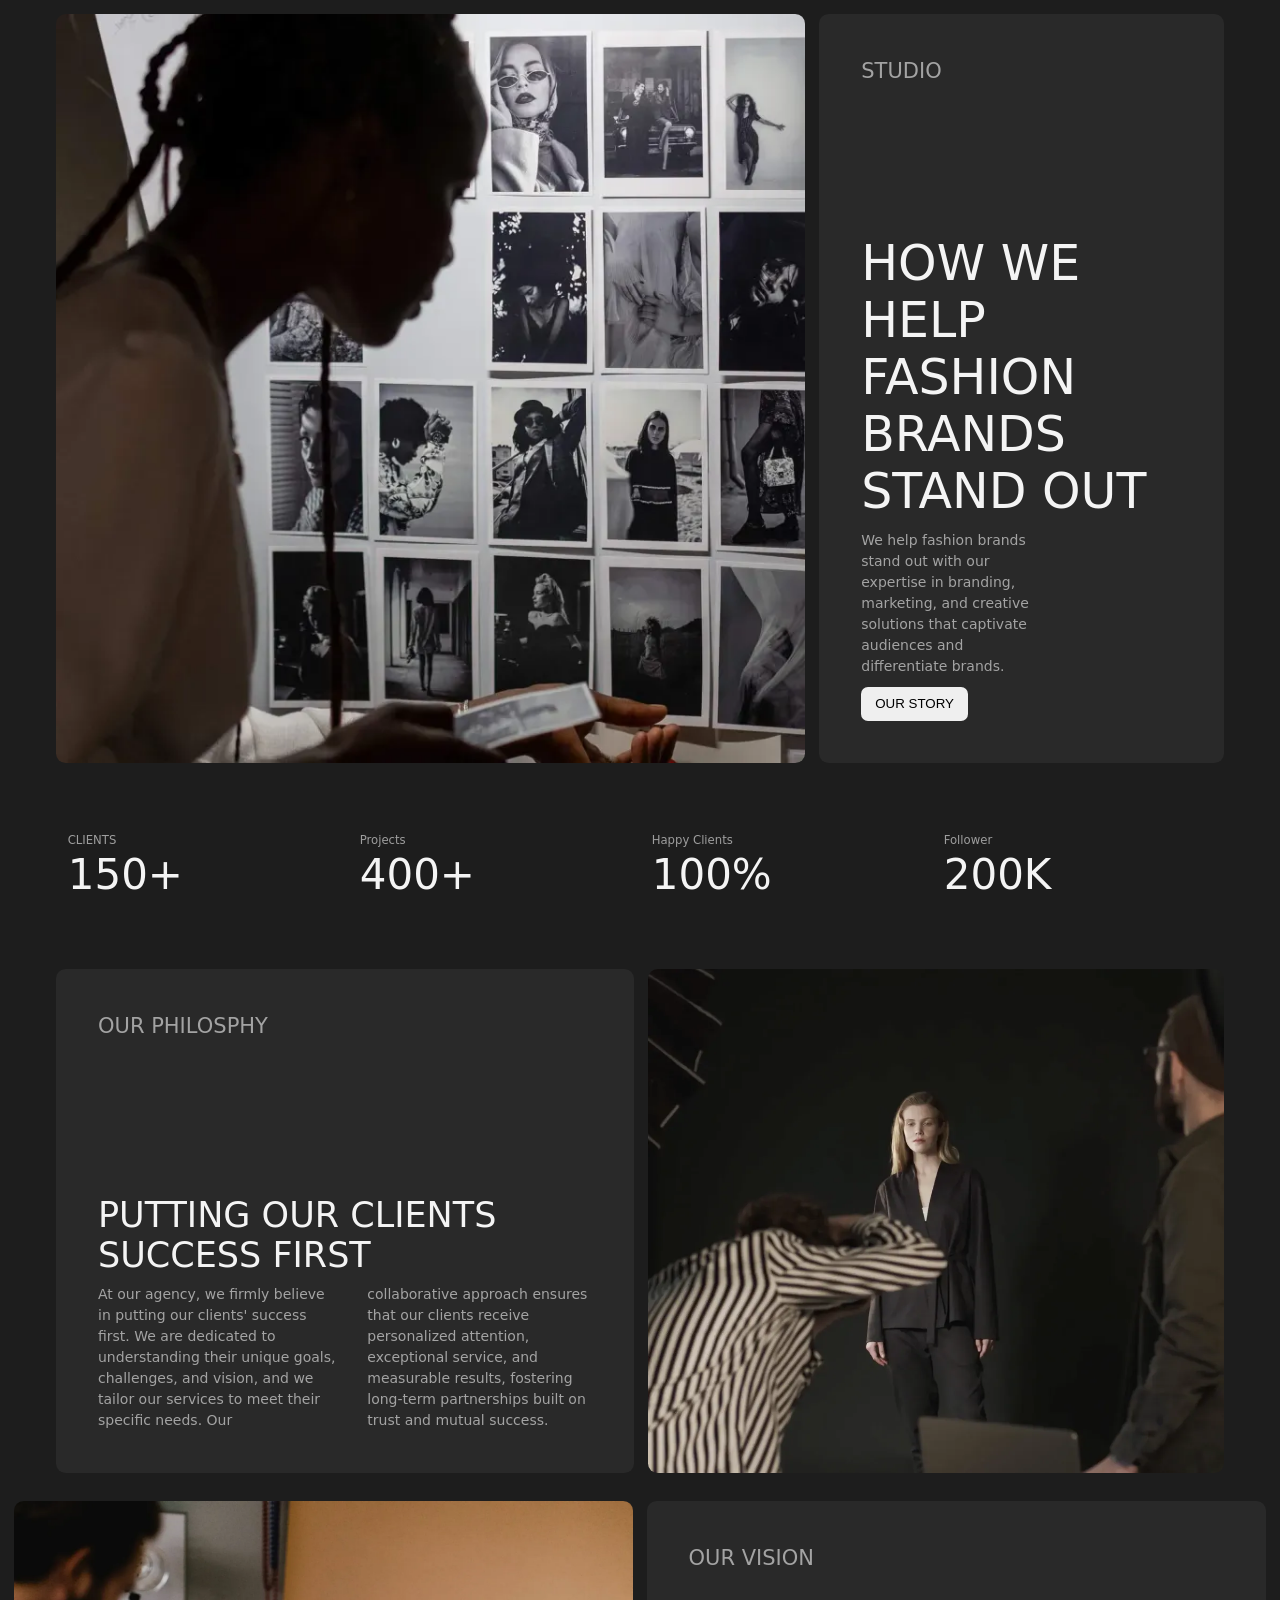
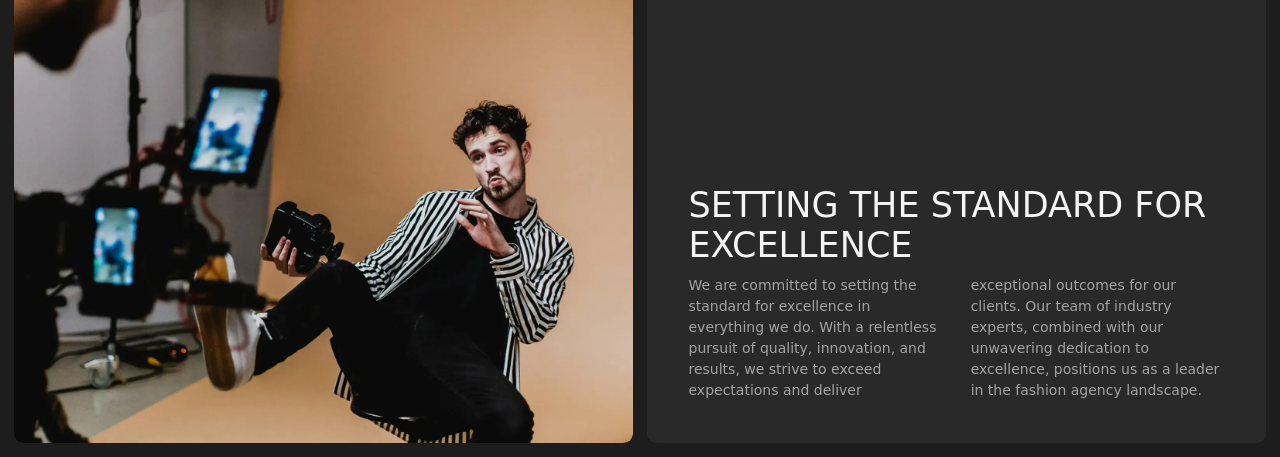
<file: index.html>
<html lang="en">

<head>
    <meta charset="UTF-8">
    <meta name="viewport" content="width=device-width, initial-scale=1.0">
    <title>Document</title>
    <link rel="stylesheet" href="style.css">
</head>

<body>
    <main>
        <section class="view1">
            <div class="top">
                <img src="/first image.webp" alt="">
            </div>
            <div class="bottom">
                <p>STUDIO</p>
                <div class="text">
                    <h1>How We Help Fashion Brands Stand Out</h1>
                    <p>We help fashion brands stand out with our expertise in branding, marketing, and creative
                        solutions that captivate audiences and differentiate brands.</p>
                    <button>OUR STORY</button>
                </div>
            </div>
        </section>

        <section class="view2">
            <div class="top">
                <div class="element">
                    <small>CLIENTS</small>
                    <h1>150+</h1>
                </div>
                <div class="element">
                    <small>Projects</small>
                    <h1>400+</h1>
                </div>
            </div>

            <div class="bottom">
                <div class="element">
                    <small>Happy Clients</small>
                    <h1>100%</h1>
                </div>
                <div class="element">
                    <small>Follower</small>
                    <h1>200K</h1>
                </div>
            </div>

        </section>

        <section class="view3">
            <div class="top">
                <img src="/image2.webp" alt="">
            </div>
            <div class="bottom">
                <p>Our Philosphy</p>
                <div class="text">
                    <h1>Putting Our Clients Success First</h1>
                    <div class="paragraph">
                        <p>At our agency, we firmly believe in putting our clients' success first. We are dedicated to
                            understanding their unique goals, challenges, and vision, and we tailor our services to meet
                            their specific needs. Our</p>
                        <p>collaborative approach ensures that our clients receive personalized attention, exceptional
                            service, and measurable results, fostering long-term partnerships built on trust and mutual
                            success.</p>
                    </div>
                </div>
            </div>
        </section>

        <section class="view4">
            <div class="top"><img src="/image3.webp" alt=""></div>
            <div class="bottom">
                <p>OUR VISION</p>
                <div class="text">
                    <h1>Setting the Standard for Excellence</h1>
                    <div class="paragraph">
                        <p>We are committed to setting the standard for excellence in everything we do. With a relentless pursuit of quality, innovation, and results, we strive to exceed expectations and deliver</p>
                        <p>exceptional outcomes for our clients. Our team of industry experts, combined with our unwavering dedication to excellence, positions us as a leader in the fashion agency landscape.</p>
                    </div>
                </div>
            </div>
        </section>
    </main>
</body>

</html>
</file>
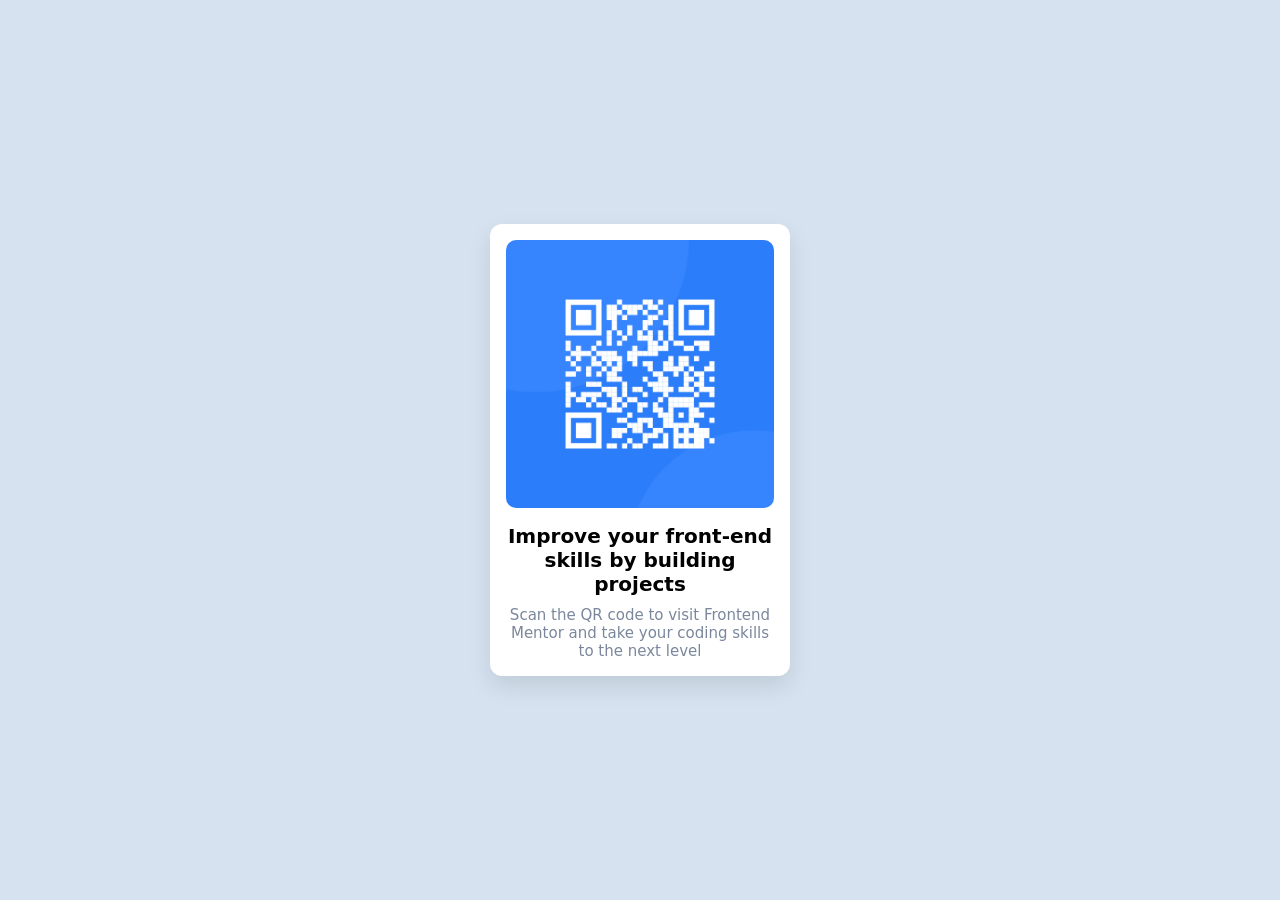
<file: QR CODE PROJECTS/index.html>
<html lang="en">

<head>
    <meta charset="UTF-8">
    <meta name="viewport" content="width=device-width, initial-scale=1.0">
    <link rel="stylesheet" href="style.css">
    <title>Document</title>
</head>

<body>
    <section class="viewqr">
    <div class="qr-code">
        <div class="image-qr">
            <img src="./qr-code-component-main/images/image-qr-code.png" alt="">
        </div>
        <div class="content-qr">
            <h1>Improve your front-end skills by building projects</h1>
            <p>Scan the QR code to visit Frontend Mentor and take your coding skills to the next level</p>
        </div>
    </div>
    </section>
</body>

</html>
</file>
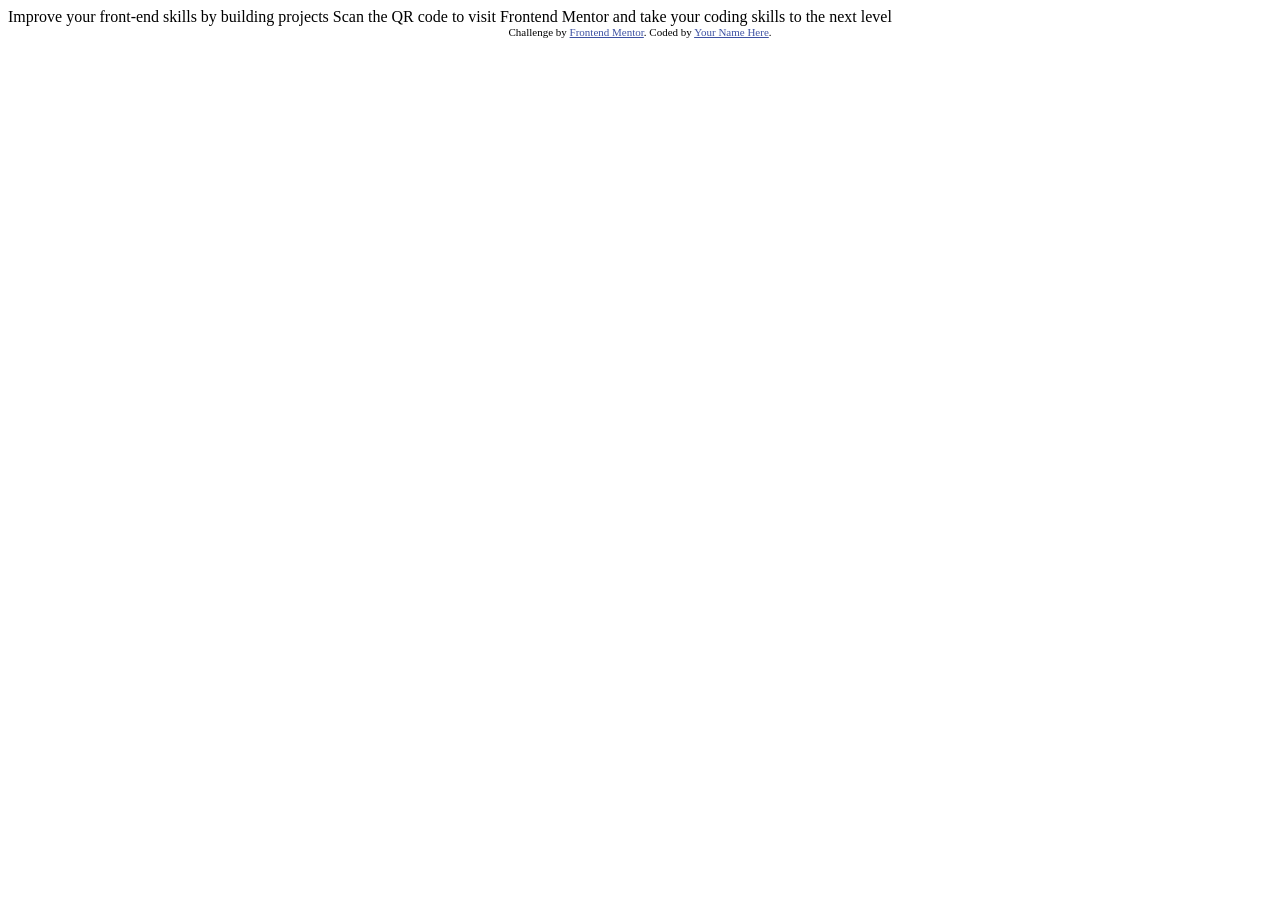
<file: QR CODE PROJECTS/qr-code-component-main/index.html>
<!DOCTYPE html>
<html lang="en">
<head>
  <meta charset="UTF-8">
  <meta name="viewport" content="width=device-width, initial-scale=1.0"> <!-- displays site properly based on user's device -->

  <link rel="icon" type="image/png" sizes="32x32" href="./images/favicon-32x32.png">
  
  <title>Frontend Mentor | QR code component</title>

  <!-- Feel free to remove these styles or customise in your own stylesheet 👍 -->
  <style>
    .attribution { font-size: 11px; text-align: center; }
    .attribution a { color: hsl(228, 45%, 44%); }
  </style>
</head>
<body>

  Improve your front-end skills by building projects

  Scan the QR code to visit Frontend Mentor and take your coding skills to the next level
  
  <div class="attribution">
    Challenge by <a href="https://www.frontendmentor.io?ref=challenge" target="_blank">Frontend Mentor</a>. 
    Coded by <a href="#">Your Name Here</a>.
  </div>
</body>
</html>
</file>
<file: style.css>
* {
  margin: 0%;
  padding: 0%;
  box-sizing: border-box;
}

html,
body {
  height: 100%;
  width: 100%;
}

body {
  background-color: #1d1d1d;
}

html {
  font-family: system-ui, -apple-system, BlinkMacSystemFont, 'Segoe UI', Roboto, Oxygen, Ubuntu, Cantarell, 'Open Sans', 'Helvetica Neue', sans-serif;
  color: rgb(244, 244, 244);
  font-size: clamp(14px, 1vw, 18px);
}

.view1 {
  max-width: 2000px;
  margin: auto;
}

main {
  width: 100%;
  display: flex;
  flex-direction: column;
  gap: 0rem;
  align-items: center;

}

.view1 {
  width: 100%;
  display: flex;
  flex-direction: column;
  gap: 1rem;
  padding: 1rem;
}

.view1 .top {
  width: 100%;

}

.top img {
  width: 100%;
  border-radius: 0.7rem;
}

.view1 .bottom {
  background-color: #292929;
  border-radius: 0.7rem;
  padding: 1.5rem;
  display: flex;
  flex-direction: column;
  gap: 3rem;
}

.view1 .bottom .text {
  display: flex;
  flex-direction: column;
  gap: 0.7rem;
}

.view1 .bottom h1 {
  font-weight: 200;
  font-size: 2.5rem;
  text-transform: uppercase;
}

.view1 .bottom p {
  font-weight: 100;
  font-size: 1.5rem;
  opacity: 0.6;
  line-height: 1.5;
}

.view1 button {
  width: fit-content;
  border: none;
  outline: none;
  padding: 0.7rem 1rem;
  border-radius: 0.5rem;
}

.view2 {
  width: 100%;
  display: flex;
  flex-direction: column;
  gap: 2.5rem;
  padding: 1rem;
}

.view2 .top,
.view2 .bottom {
  display: flex;
  width: 100%;
  justify-content: space-around;
  /* better than space-around */
}

.element {
  text-align: center;
  display: flex;
  flex-direction: column;
  gap: 0.2rem;
}

.element h1 {
  font-size: 3rem;
  font-weight: 300;
}

.element small {
  opacity: 0.6;
}

.view3 {
  width: 100%;
  padding: 1rem;
  display: flex;
  flex-direction: column;
  gap: 1rem;
}

.view3 .top {
  width: 100%;
}

.view3 .top img {
  width: 100%;
  border-radius: 0.7rem;
}

.view3 .bottom>p {
  text-transform: uppercase;
}

.view3 .bottom {
  background-color: #292929;
  border-radius: 0.7rem;
  padding: 1.5rem;
  display: flex;
  flex-direction: column;
  gap: 3rem;
}

.view3 .bottom .text {
  display: flex;
  flex-direction: column;
  gap: 0.7rem;
}

.view3 .bottom h1 {
  font-weight: 200;
  font-size: 2.5rem;
  text-transform: uppercase;
}

.view3 .bottom p {
  font-weight: 100;
  font-size: 1.5rem;
  opacity: 0.6;
  line-height: 1.5;
}

.view4 {
  width: 100%;
  display: flex;
  flex-direction: column;
  padding: 1rem;
  gap: 1rem;
}

.view4 .top {
  width: 100%;
}

.view4 .top img {
  width: 100%;
  border-radius: 0.7rem;
}


.view4 .bottom>p {
  text-transform: uppercase;
}

.view4 .bottom {
  background-color: #292929;
  border-radius: 0.7rem;
  padding: 1.5rem;
  display: flex;
  flex-direction: column;
  gap: 3rem;
}

.view4 .bottom .text {
  display: flex;
  flex-direction: column;
  gap: 0.7rem;
}

.view4 .bottom h1 {
  font-weight: 200;
  font-size: 2.5rem;
  text-transform: uppercase;
}

.view4 .bottom p {
  font-weight: 100;
  font-size: 1.5rem;
  opacity: 0.6;
  line-height: 1.5;
}

@media (min-width:900px) {
  .view1 {
    flex-direction: row;
    padding: 1rem 4rem;

  }

  .view1 top,
  .view1 .bottom {
    width: 50%;
  }

  .view1 .bottom {
    justify-content: space-between;
    padding: 3rem;
  }

  view1 .bottom .text {
    gap: 1.5rem;
  }

  .view1 .bottom .text h1 {
    font-size: 3.5rem;

  }

  .view1 .bottom .text p {
    width: 60%;
    font-size: 1rem;
  }

  .view2 {
    flex-direction: row;
    justify-content: space-around;
    gap: 0;
    padding: 4rem;
  }

  .view2 .top,
  .view2 .bottom {
    display: contents;
  }

  .element {
    width: 23%;
    text-align: left;
  }

  .element h1 {
    font-size: 3rem;
  }

  .view3 {
    flex-direction: row-reverse;
    padding: 1rem 4rem;
  }

  .view3 .top,
  .view3 .bottom {
    width: 50%;
  }

  .view3 .bottom {
    justify-content: space-between;
    padding: 3rem;
  }

  .view3 .bottom .paragraph {
    display: flex;
    gap: 2rem;
  }

  .view3 .bottom .paragraph p {
    font-size: 1rem;

  }

  .view4 {
    flex-direction: row;
  }

  .view4 .top,
  .view4 .bottom {
    width: 50%;
  }

  .view4 .bottom {
    justify-content: space-between;
    padding: 3rem;
  }

  .view4 .bottom .paragraph {
    display: flex;
    gap: 2rem;
  }

  .view4 .bottom .paragraph p {
    font-size: 1rem;

  }

}
</file>
<file: QR CODE PROJECTS/style.css>
*{
    margin: 0;
    padding: 0;
    box-sizing: border-box;
}

html,body{
    height: 100%;
    width: 100%;
}


.viewqr{
    display: flex;
    justify-content: center;
    align-items: center;
    background-color: #d6e2f0;
    height: 100vh;
    font-family: system-ui, -apple-system, BlinkMacSystemFont, 'Segoe UI', Roboto, Oxygen, Ubuntu, Cantarell, 'Open Sans', 'Helvetica Neue', sans-serif;
}

.qr-code{
    width: 300px;
    padding: 16px;
    background-color: white;
    border-radius: 12px;
    text-align: center;
    box-shadow: 0 10px 25px rgba(0,0,0,0.1);

}

.qr-code img{
    width: 100%;
    border-radius: 10px;
}

.content-qr h1{
    font-size: 18px;
    margin: 16px 0 10px;
}
.content-qr p{
    font-size: 14px;
    color: #7b879d;
}

@media (min-width: 768px) {
    .qr-code {
        max-width: 350px;
    }

    .content-qr h1 {
        font-size: 20px;
    }

    .content-qr p {
        font-size: 15px;
    }
}
</file>
